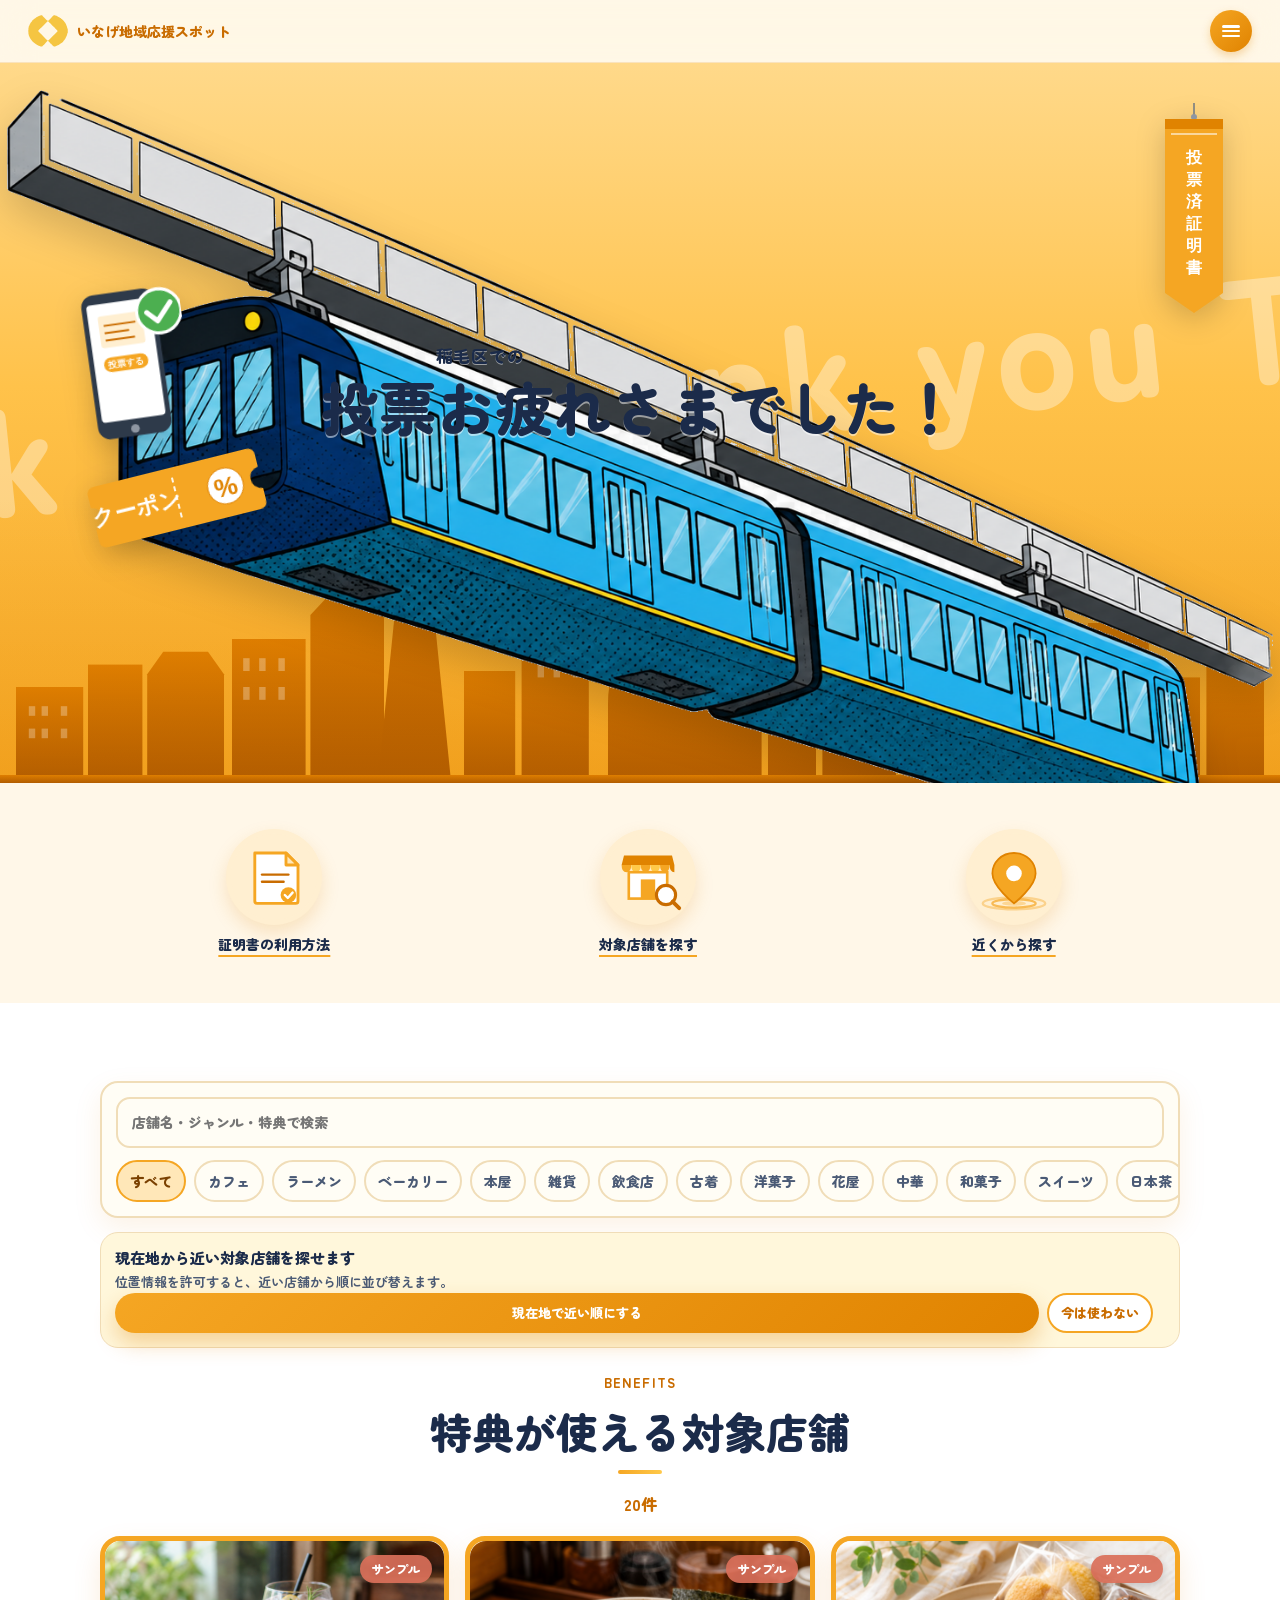
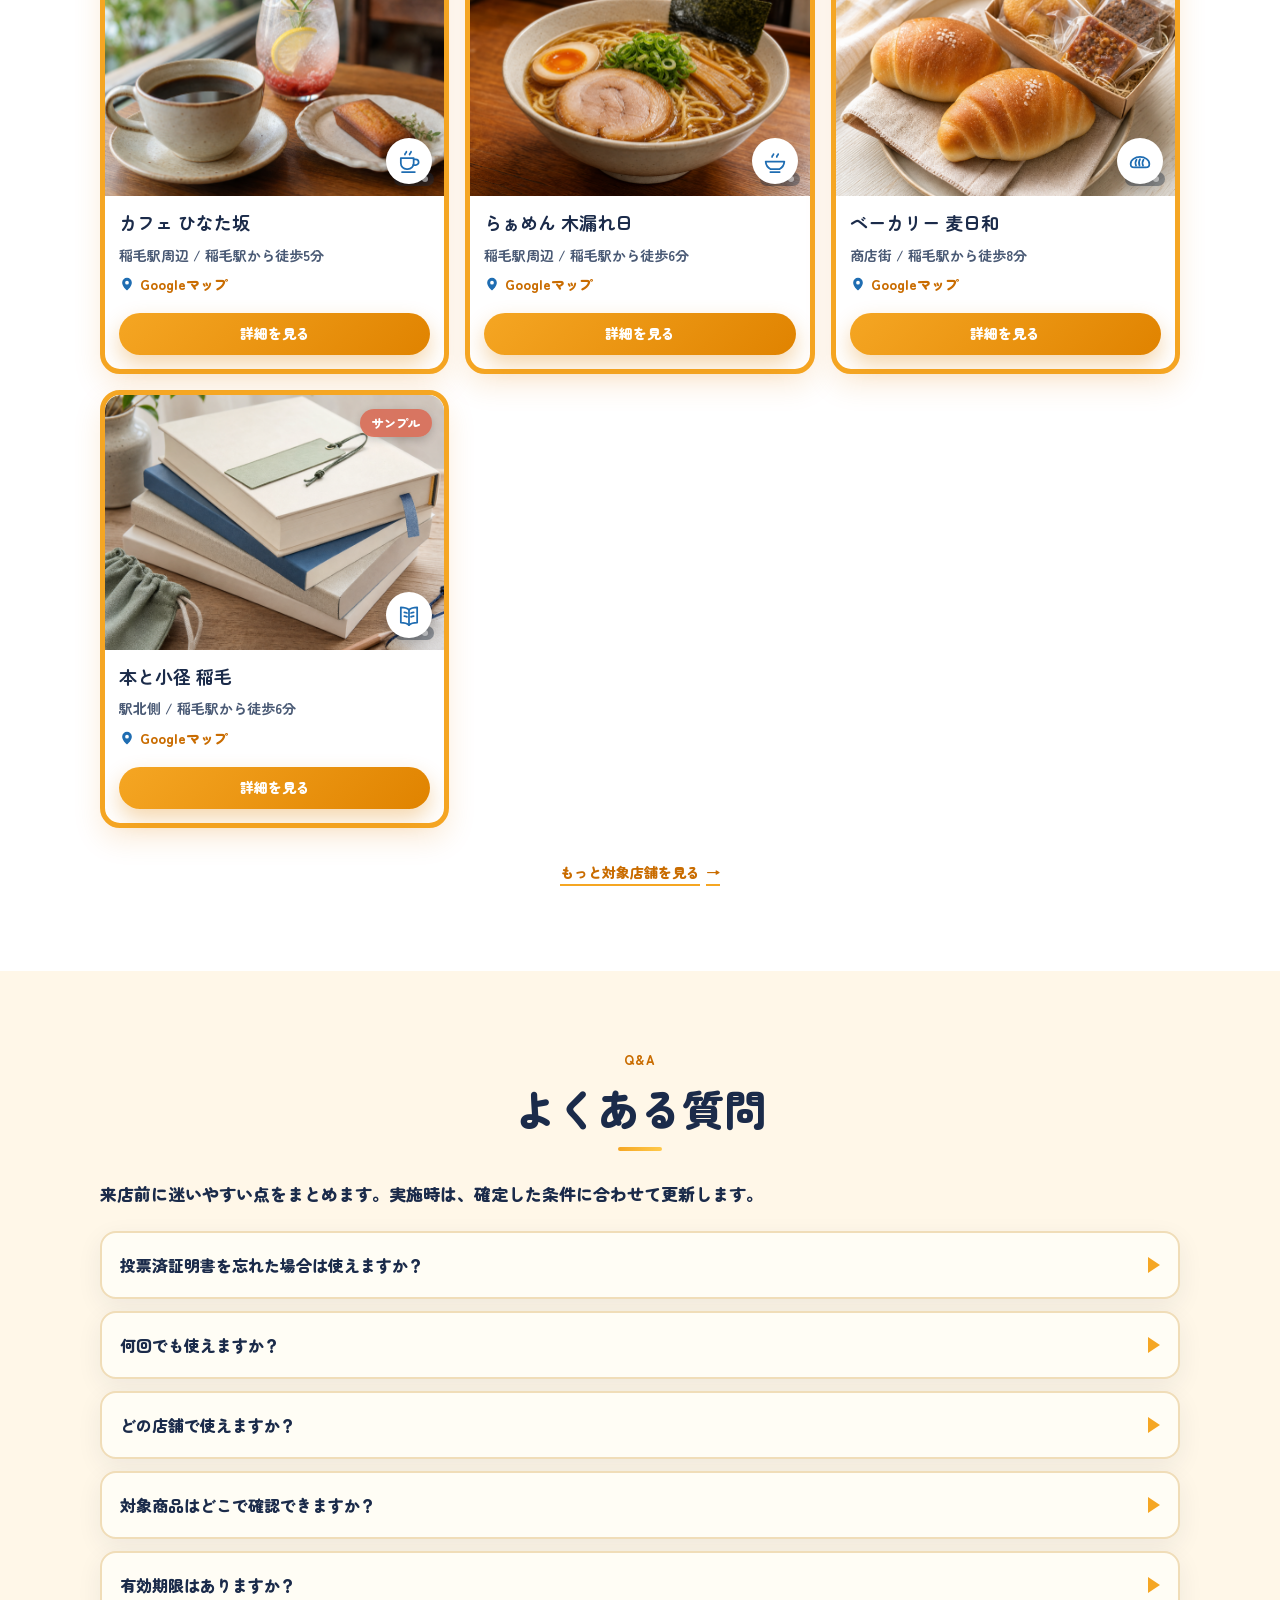
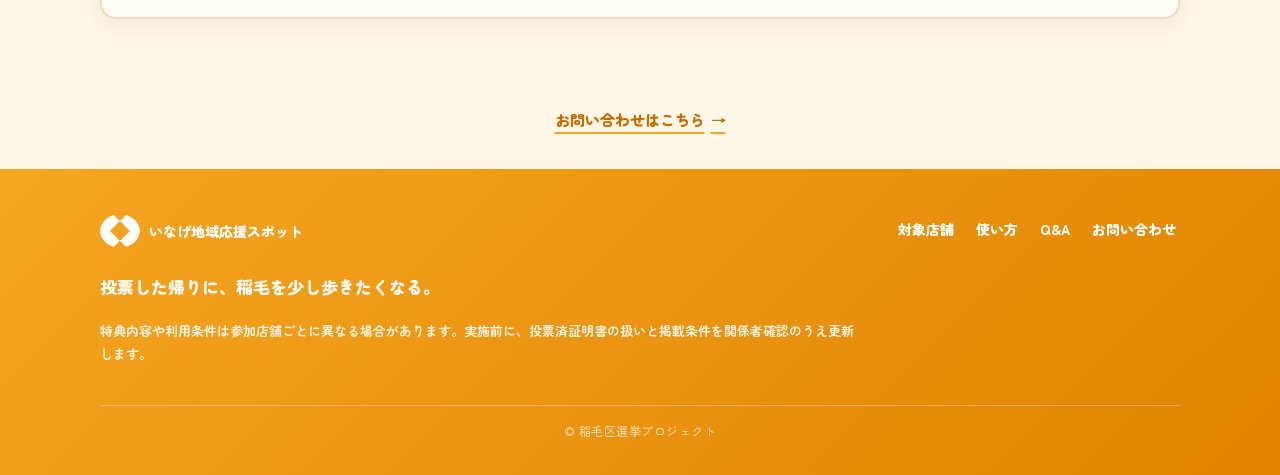
<file: index.html>
<!DOCTYPE html>
<html lang="ja">
<head>
  <meta charset="UTF-8">
  <meta name="viewport" content="width=device-width, initial-scale=1.0">
  <title>対象店舗一覧 | いなげ地域応援スポット</title>
  <meta name="description" content="投票済証明書を受け取った方へ。稲毛の対象店舗と特典、よくある質問をカード一覧で確認できます。">
  <link rel="preconnect" href="https://fonts.googleapis.com">
  <link rel="preconnect" href="https://fonts.gstatic.com" crossorigin>
  <link href="https://fonts.googleapis.com/css2?family=Zen+Maru+Gothic:wght@500;700;900&display=swap" rel="stylesheet">
  <link rel="preload" as="image" href="assets/logo-inage.svg">
  <link rel="stylesheet" href="style.css">
</head>
<body data-page="shops">
  <div class="app-loader" id="appLoader" aria-hidden="true">
    <div class="app-loader__inner">
      <img class="app-loader__logo" src="assets/logo-inage.svg" alt="" width="240" height="240">
      <p class="app-loader__label">稲毛区選挙プロジェクト</p>
    </div>
  </div>
  <header class="site-header">
    <a class="brand" href="index.html" aria-label="いなげ地域応援スポット トップへ">
      <img class="brand__mark" src="assets/logo-inage.svg" alt="" width="40" height="40">
      <span>いなげ地域応援スポット</span>
    </a>
    <button class="menu-toggle" id="menuToggle" type="button" aria-label="メニューを開く" aria-controls="siteMenu" aria-expanded="false">
      <span class="menu-toggle__icon" aria-hidden="true">
        <span></span><span></span><span></span>
      </span>
      <span class="menu-toggle__label">menu</span>
    </button>
  </header>

  <div class="site-menu" id="siteMenu" aria-hidden="true">
    <div class="site-menu__backdrop" data-menu-close></div>
    <nav class="site-menu__panel" aria-label="サイトメニュー">
      <button class="site-menu__close" type="button" aria-label="メニューを閉じる" data-menu-close>
        <span aria-hidden="true">×</span>
      </button>
      <ul class="site-menu__list">
        <li><a href="index.html" aria-current="page">対象店舗</a></li>
        <li><a href="how-to-use.html">使い方</a></li>
        <li><a href="index.html#faq">Q&amp;A</a></li>
        <li><a href="contact.html">お問い合わせ</a></li>
      </ul>
    </nav>
  </div>

  <main>
    <section class="page-hero page-hero--home" aria-labelledby="page-hero-title">
      <img class="page-hero__monorail" src="assets/fv-monorail.png" alt="" width="1471" height="869" fetchpriority="high">
      <img class="page-hero__cloud page-hero__cloud--a" src="assets/fv-cloud-a.svg" alt="" width="220" height="100">
      <img class="page-hero__cloud page-hero__cloud--b" src="assets/fv-cloud-b.svg" alt="" width="150" height="78">
      <img class="page-hero__cloud page-hero__cloud--c" src="assets/fv-cloud-c.svg" alt="" width="100" height="56">
      <img class="page-hero__tag page-hero__tag--cert" src="assets/fv-tag-certificate.svg" alt="" width="70" height="220">
      <img class="page-hero__tag page-hero__tag--phone" src="assets/fv-tag-smartphone.svg" alt="" width="90" height="130">
      <img class="page-hero__tag page-hero__tag--coupon" src="assets/fv-coupon.svg" alt="" width="200" height="90">
      <div class="container page-hero__inner">
        <p class="page-hero__eyebrow">稲毛区での</p>
        <h1 id="page-hero-title" class="page-hero__title">投票お疲れさまでした！</h1>
      </div>
      <img class="page-hero__cityscape" src="assets/fv-cityscape.svg" alt="" width="800" height="160">
    </section>

    <section class="quick-nav" aria-label="クイックリンク">
      <div class="container">
        <ul class="quick-nav__list">
          <li>
            <a class="quick-nav__item" href="how-to-use.html">
              <img class="quick-nav__icon" src="assets/icon-quick-howto.svg" alt="" width="80" height="80">
              <span class="quick-nav__label">証明書の利用方法</span>
            </a>
          </li>
          <li>
            <a class="quick-nav__item" href="#shop-list-title">
              <img class="quick-nav__icon" src="assets/icon-quick-shop.svg" alt="" width="80" height="80">
              <span class="quick-nav__label">対象店舗を探す</span>
            </a>
          </li>
          <li>
            <a class="quick-nav__item" href="#locationSortPanel" data-action="expand-location">
              <img class="quick-nav__icon" src="assets/icon-quick-nearby.svg" alt="" width="80" height="80">
              <span class="quick-nav__label">近くから探す</span>
            </a>
          </li>
        </ul>
      </div>
    </section>

    <section class="section shop-browser" aria-labelledby="shop-list-title">
      <div class="container">
        <div class="tool-panel" aria-label="店舗検索と絞り込み">
          <label class="search-box">
            <span class="visually-hidden">キーワード検索</span>
            <input id="shopSearch" type="search" placeholder="店舗名・ジャンル・特典で検索">
          </label>
          <div class="filter-row" id="genreFilters" aria-label="ジャンルで絞り込み"></div>
        </div>

        <div class="location-panel" id="locationSortPanel">
          <button class="location-panel__chip" id="locationSortChip" type="button" hidden>
            <img class="location-panel__chip-icon" src="assets/icon-map-pin.svg" alt="" width="16" height="16">
            <span id="locationSortChipLabel">位置情報を使う</span>
            <span class="location-panel__chip-toggle" aria-hidden="true">▾</span>
          </button>
          <div class="location-panel__body">
            <div class="location-panel__copy">
              <p class="location-panel__title">現在地から近い対象店舗を探せます</p>
              <p id="locationSortStatus" aria-live="polite">位置情報を許可すると、近い店舗から順に並び替えます。</p>
            </div>
            <div class="location-panel__actions">
              <button id="useCurrentLocation" class="button button--primary" type="button">現在地で近い順にする</button>
              <button id="dismissLocationSort" class="button button--outline" type="button">今は使わない</button>
            </div>
          </div>
        </div>

        <div class="list-head">
          <div>
            <p class="eyebrow">Benefits</p>
            <h2 id="shop-list-title">特典が使える対象店舗</h2>
          </div>
          <p class="result-count"><span id="resultCount">0</span>件</p>
        </div>

        <div id="shopList" class="shop-grid" aria-live="polite"></div>
        <div class="more-actions">
          <button id="showMoreShops" class="show-more" type="button" aria-controls="shopList" hidden>もっと対象店舗を見る</button>
        </div>
      </div>
    </section>

    <section id="faq" class="section faq-section" aria-labelledby="faq-title">
      <div class="container">
        <p class="eyebrow">Q&A</p>
        <h2 id="faq-title">よくある質問</h2>
        <p class="section-lead">来店前に迷いやすい点をまとめます。実施時は、確定した条件に合わせて更新します。</p>
        <div class="faq-list">
          <details>
            <summary>投票済証明書を忘れた場合は使えますか？</summary>
            <p>参加店舗ごとの条件によります。実施時は、証明書提示が必要かどうかを各店舗の詳細ページに明記します。</p>
          </details>
          <details>
            <summary>何回でも使えますか？</summary>
            <p>利用回数は店舗や特典ごとに異なる想定です。各店舗の詳細ページで条件を確認してください。</p>
          </details>
          <details>
            <summary>どの店舗で使えますか？</summary>
            <p>「対象店舗一覧」に掲載された参加店舗が対象です。店舗追加や条件変更がある場合は一覧を更新します。</p>
          </details>
          <details>
            <summary>対象商品はどこで確認できますか？</summary>
            <p>店舗カードの「詳細を見る」から、対象商品一覧と条件を確認できます。</p>
          </details>
          <details>
            <summary>有効期限はありますか？</summary>
            <p>実施時は、選挙日やキャンペーン期間に合わせて有効期限を明記します。</p>
          </details>
        </div>
      </div>
    </section>

    <section class="contact-cta" aria-label="お問い合わせ導線">
      <div class="container">
        <a class="contact-cta__link" href="contact.html">お問い合わせはこちら</a>
      </div>
    </section>
  </main>

  <footer class="site-footer">
    <div class="container site-footer__inner">
      <div>
        <a class="brand site-footer__brand" href="index.html" aria-label="いなげ地域応援スポット トップへ">
          <img class="brand__mark" src="assets/logo-inage.svg" alt="" width="40" height="40">
          <span>いなげ地域応援スポット</span>
        </a>
        <p class="site-footer__message">投票した帰りに、稲毛を少し歩きたくなる。</p>
      </div>
      <nav class="site-footer__nav" aria-label="フッターナビゲーション">
        <a href="index.html" aria-current="page">対象店舗</a>
        <a href="how-to-use.html">使い方</a>
        <a href="index.html#faq">Q&amp;A</a>
        <a href="contact.html">お問い合わせ</a>
      </nav>
      <p class="site-footer__note">特典内容や利用条件は参加店舗ごとに異なる場合があります。実施前に、投票済証明書の扱いと掲載条件を関係者確認のうえ更新します。</p>
      <p class="site-footer__credit">© 稲毛区選挙プロジェクト</p>
    </div>
  </footer>

  <script src="app.js"></script>
  <script src="menu.js"></script>
  <script src="faq-anim.js"></script>
  <script src="loader.js"></script>
</body>
</html>
</file>
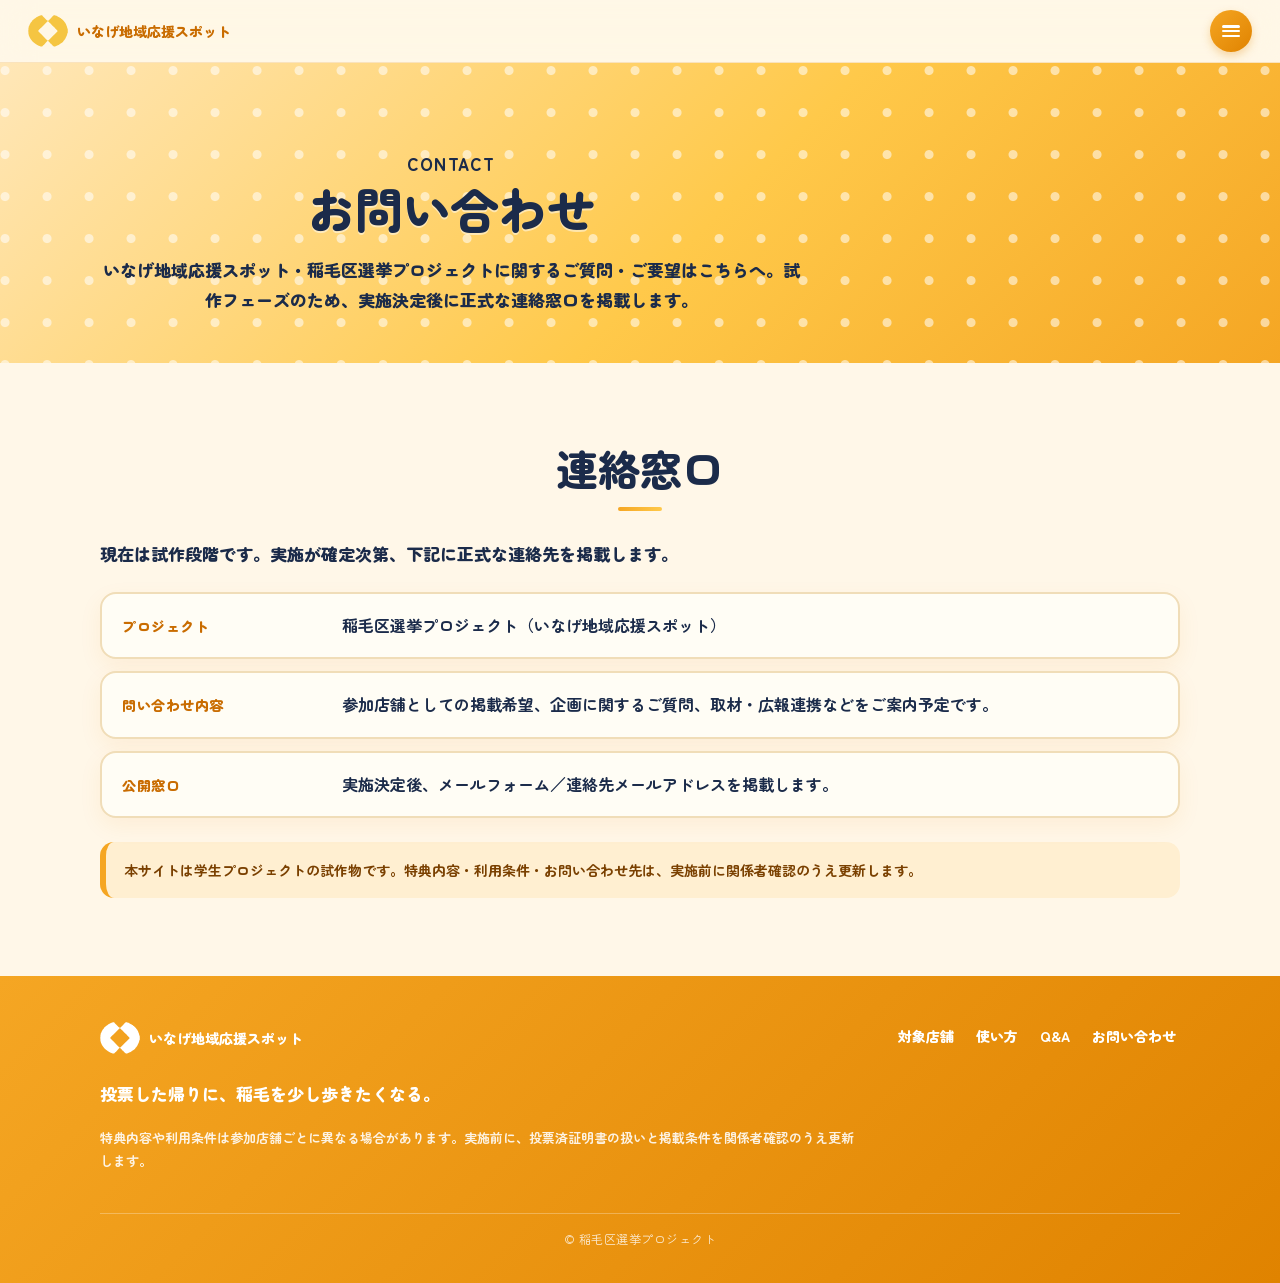
<file: contact.html>
<!DOCTYPE html>
<html lang="ja">
<head>
  <meta charset="UTF-8">
  <meta name="viewport" content="width=device-width, initial-scale=1.0">
  <title>お問い合わせ | いなげ地域応援スポット</title>
  <meta name="description" content="いなげ地域応援スポット・稲毛区選挙プロジェクトへのお問い合わせページです。">
  <link rel="preconnect" href="https://fonts.googleapis.com">
  <link rel="preconnect" href="https://fonts.gstatic.com" crossorigin>
  <link href="https://fonts.googleapis.com/css2?family=Zen+Maru+Gothic:wght@500;700;900&display=swap" rel="stylesheet">
  <link rel="preload" as="image" href="assets/logo-inage.svg">
  <link rel="stylesheet" href="style.css">
</head>
<body>
  <div class="app-loader" id="appLoader" aria-hidden="true">
    <div class="app-loader__inner">
      <img class="app-loader__logo" src="assets/logo-inage.svg" alt="" width="240" height="240">
      <p class="app-loader__label">稲毛区選挙プロジェクト</p>
    </div>
  </div>
  <header class="site-header">
    <a class="brand" href="index.html" aria-label="いなげ地域応援スポット トップへ">
      <img class="brand__mark" src="assets/logo-inage.svg" alt="" width="40" height="40">
      <span>いなげ地域応援スポット</span>
    </a>
    <button class="menu-toggle" id="menuToggle" type="button" aria-label="メニューを開く" aria-controls="siteMenu" aria-expanded="false">
      <span class="menu-toggle__icon" aria-hidden="true">
        <span></span><span></span><span></span>
      </span>
      <span class="menu-toggle__label">menu</span>
    </button>
  </header>

  <div class="site-menu" id="siteMenu" aria-hidden="true">
    <div class="site-menu__backdrop" data-menu-close></div>
    <nav class="site-menu__panel" aria-label="サイトメニュー">
      <button class="site-menu__close" type="button" aria-label="メニューを閉じる" data-menu-close>
        <span aria-hidden="true">×</span>
      </button>
      <ul class="site-menu__list">
        <li><a href="index.html">対象店舗</a></li>
        <li><a href="how-to-use.html">使い方</a></li>
        <li><a href="index.html#faq">Q&amp;A</a></li>
        <li><a href="contact.html" aria-current="page">お問い合わせ</a></li>
      </ul>
    </nav>
  </div>

  <main>
    <section class="page-hero compact">
      <div class="container page-hero__grid">
        <div class="page-hero__copy">
          <p class="eyebrow">Contact</p>
          <h1>お問い合わせ</h1>
          <p>いなげ地域応援スポット・稲毛区選挙プロジェクトに関するご質問・ご要望はこちらへ。試作フェーズのため、実施決定後に正式な連絡窓口を掲載します。</p>
        </div>
      </div>
    </section>

    <section class="section contact-section" aria-labelledby="contact-title">
      <div class="container">
        <h2 id="contact-title">連絡窓口</h2>
        <p class="section-lead">現在は試作段階です。実施が確定次第、下記に正式な連絡先を掲載します。</p>
        <dl class="contact-list">
          <div class="contact-list__row">
            <dt>プロジェクト</dt>
            <dd>稲毛区選挙プロジェクト（いなげ地域応援スポット）</dd>
          </div>
          <div class="contact-list__row">
            <dt>問い合わせ内容</dt>
            <dd>参加店舗としての掲載希望、企画に関するご質問、取材・広報連携などをご案内予定です。</dd>
          </div>
          <div class="contact-list__row">
            <dt>公開窓口</dt>
            <dd>実施決定後、メールフォーム／連絡先メールアドレスを掲載します。</dd>
          </div>
        </dl>
        <p class="notice">本サイトは学生プロジェクトの試作物です。特典内容・利用条件・お問い合わせ先は、実施前に関係者確認のうえ更新します。</p>
      </div>
    </section>
  </main>

  <footer class="site-footer">
    <div class="container site-footer__inner">
      <div>
        <a class="brand site-footer__brand" href="index.html" aria-label="いなげ地域応援スポット トップへ">
          <img class="brand__mark" src="assets/logo-inage.svg" alt="" width="40" height="40">
          <span>いなげ地域応援スポット</span>
        </a>
        <p class="site-footer__message">投票した帰りに、稲毛を少し歩きたくなる。</p>
      </div>
      <nav class="site-footer__nav" aria-label="フッターナビゲーション">
        <a href="index.html">対象店舗</a>
        <a href="how-to-use.html">使い方</a>
        <a href="index.html#faq">Q&amp;A</a>
        <a href="contact.html" aria-current="page">お問い合わせ</a>
      </nav>
      <p class="site-footer__note">特典内容や利用条件は参加店舗ごとに異なる場合があります。実施前に、投票済証明書の扱いと掲載条件を関係者確認のうえ更新します。</p>
      <p class="site-footer__credit">© 稲毛区選挙プロジェクト</p>
    </div>
  </footer>
  <script src="menu.js"></script>
  <script src="loader.js"></script>
</body>
</html>
</file>
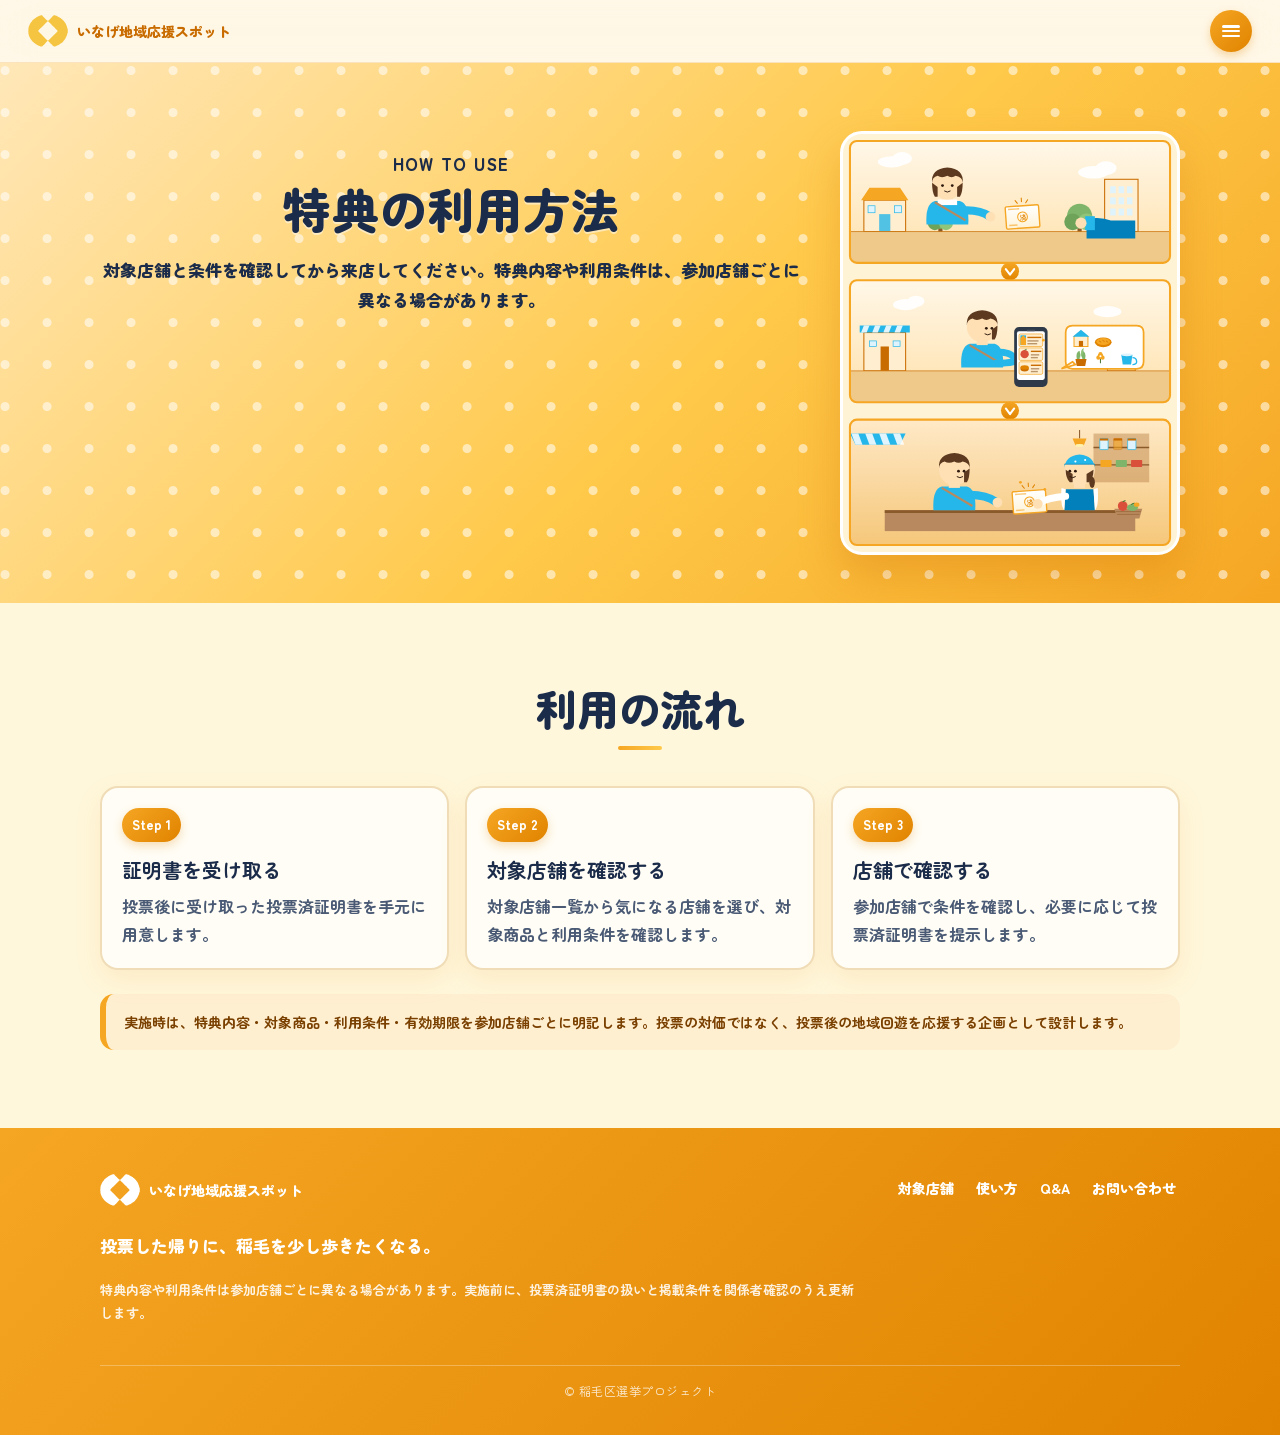
<file: how-to-use.html>
<!DOCTYPE html>
<html lang="ja">
<head>
  <meta charset="UTF-8">
  <meta name="viewport" content="width=device-width, initial-scale=1.0">
  <title>使い方 | いなげ地域応援スポット</title>
  <meta name="description" content="投票済証明書と特典利用の流れを確認できます。">
  <link rel="preconnect" href="https://fonts.googleapis.com">
  <link rel="preconnect" href="https://fonts.gstatic.com" crossorigin>
  <link href="https://fonts.googleapis.com/css2?family=Zen+Maru+Gothic:wght@500;700;900&display=swap" rel="stylesheet">
  <link rel="preload" as="image" href="assets/logo-inage.svg">
  <link rel="stylesheet" href="style.css">
</head>
<body>
  <div class="app-loader" id="appLoader" aria-hidden="true">
    <div class="app-loader__inner">
      <img class="app-loader__logo" src="assets/logo-inage.svg" alt="" width="240" height="240">
      <p class="app-loader__label">稲毛区選挙プロジェクト</p>
    </div>
  </div>
  <header class="site-header">
    <a class="brand" href="index.html" aria-label="いなげ地域応援スポット トップへ">
      <img class="brand__mark" src="assets/logo-inage.svg" alt="" width="40" height="40">
      <span>いなげ地域応援スポット</span>
    </a>
    <button class="menu-toggle" id="menuToggle" type="button" aria-label="メニューを開く" aria-controls="siteMenu" aria-expanded="false">
      <span class="menu-toggle__icon" aria-hidden="true">
        <span></span><span></span><span></span>
      </span>
      <span class="menu-toggle__label">menu</span>
    </button>
  </header>

  <div class="site-menu" id="siteMenu" aria-hidden="true">
    <div class="site-menu__backdrop" data-menu-close></div>
    <nav class="site-menu__panel" aria-label="サイトメニュー">
      <button class="site-menu__close" type="button" aria-label="メニューを閉じる" data-menu-close>
        <span aria-hidden="true">×</span>
      </button>
      <ul class="site-menu__list">
        <li><a href="index.html">対象店舗</a></li>
        <li><a href="how-to-use.html" aria-current="page">使い方</a></li>
        <li><a href="index.html#faq">Q&amp;A</a></li>
        <li><a href="contact.html">お問い合わせ</a></li>
      </ul>
    </nav>
  </div>

  <main>
    <section class="page-hero compact">
      <div class="container page-hero__grid">
        <div>
          <p class="eyebrow">How To Use</p>
          <h1>特典の利用方法</h1>
          <p>対象店舗と条件を確認してから来店してください。特典内容や利用条件は、参加店舗ごとに異なる場合があります。</p>
        </div>
        <figure class="page-hero__media">
          <img src="assets/fv-how-to.svg" alt="" width="480" height="600" fetchpriority="high">
        </figure>
      </div>
    </section>

    <section class="section how-to-use" aria-labelledby="how-title">
      <div class="container">
        <h2 id="how-title">利用の流れ</h2>
        <ol class="steps">
          <li>
            <span>Step 1</span>
            <h3>証明書を受け取る</h3>
            <p>投票後に受け取った投票済証明書を手元に用意します。</p>
          </li>
          <li>
            <span>Step 2</span>
            <h3>対象店舗を確認する</h3>
            <p>対象店舗一覧から気になる店舗を選び、対象商品と利用条件を確認します。</p>
          </li>
          <li>
            <span>Step 3</span>
            <h3>店舗で確認する</h3>
            <p>参加店舗で条件を確認し、必要に応じて投票済証明書を提示します。</p>
          </li>
        </ol>
        <p class="notice">
          実施時は、特典内容・対象商品・利用条件・有効期限を参加店舗ごとに明記します。投票の対価ではなく、投票後の地域回遊を応援する企画として設計します。
        </p>
      </div>
    </section>
  </main>

  <footer class="site-footer">
    <div class="container site-footer__inner">
      <div>
        <a class="brand site-footer__brand" href="index.html" aria-label="いなげ地域応援スポット トップへ">
          <img class="brand__mark" src="assets/logo-inage.svg" alt="" width="40" height="40">
          <span>いなげ地域応援スポット</span>
        </a>
        <p class="site-footer__message">投票した帰りに、稲毛を少し歩きたくなる。</p>
      </div>
      <nav class="site-footer__nav" aria-label="フッターナビゲーション">
        <a href="index.html">対象店舗</a>
        <a href="how-to-use.html" aria-current="page">使い方</a>
        <a href="index.html#faq">Q&amp;A</a>
        <a href="contact.html">お問い合わせ</a>
      </nav>
      <p class="site-footer__note">特典内容や利用条件は参加店舗ごとに異なる場合があります。実施前に、投票済証明書の扱いと掲載条件を関係者確認のうえ更新します。</p>
      <p class="site-footer__credit">© 稲毛区選挙プロジェクト</p>
    </div>
  </footer>
  <script src="menu.js"></script>
  <script src="loader.js"></script>
</body>
</html>
</file>
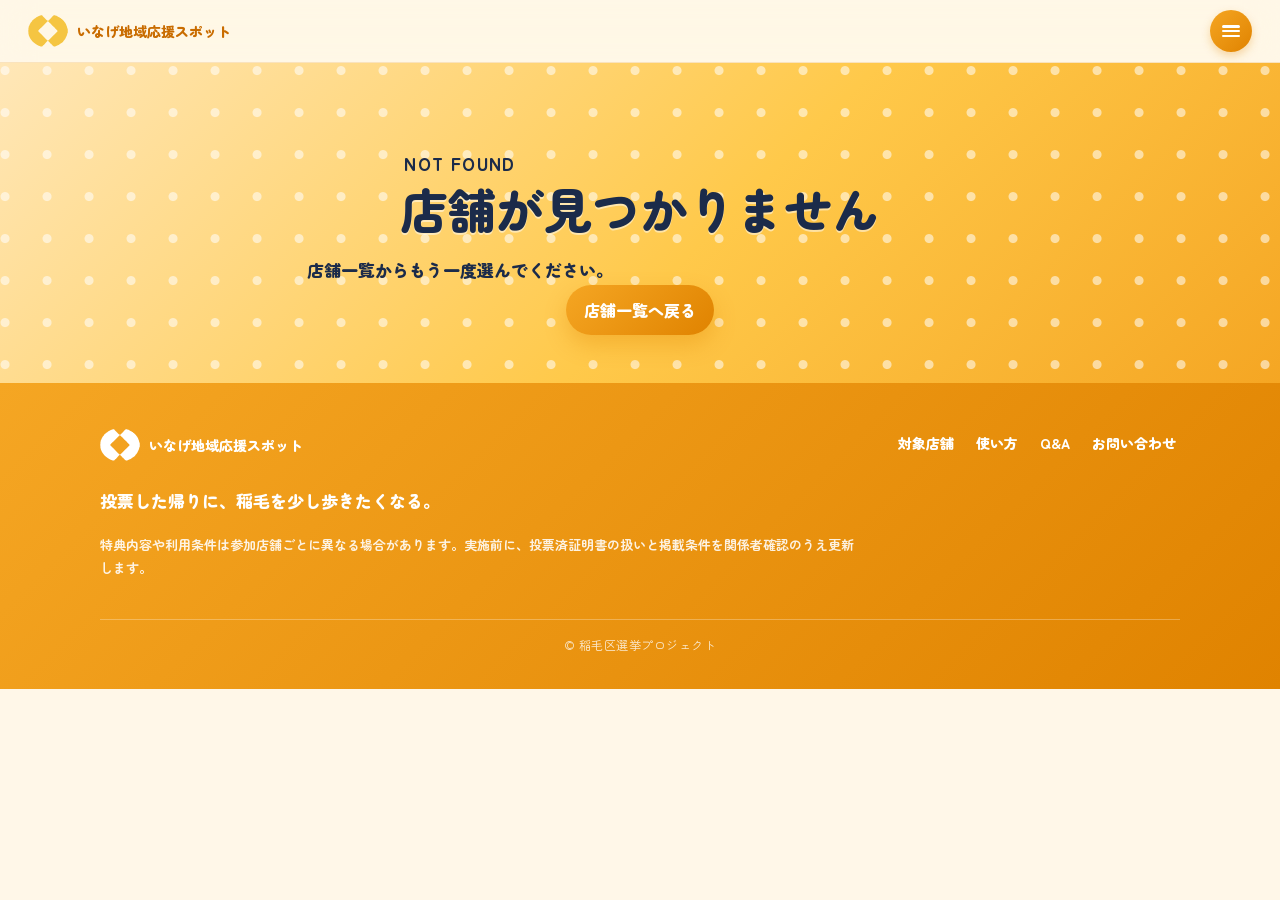
<file: shop.html>
<!DOCTYPE html>
<html lang="ja">
<head>
  <meta charset="UTF-8">
  <meta name="viewport" content="width=device-width, initial-scale=1.0">
  <title>店舗詳細 | いなげ地域応援スポット</title>
  <meta name="description" content="対象店舗の詳細、対象商品、利用条件を確認できます。">
  <link rel="preconnect" href="https://fonts.googleapis.com">
  <link rel="preconnect" href="https://fonts.gstatic.com" crossorigin>
  <link href="https://fonts.googleapis.com/css2?family=Zen+Maru+Gothic:wght@500;700;900&display=swap" rel="stylesheet">
  <link rel="preload" as="image" href="assets/logo-inage.svg">
  <link rel="stylesheet" href="style.css">
</head>
<body data-page="shop-detail">
  <div class="app-loader" id="appLoader" aria-hidden="true">
    <div class="app-loader__inner">
      <img class="app-loader__logo" src="assets/logo-inage.svg" alt="" width="240" height="240">
      <p class="app-loader__label">稲毛区選挙プロジェクト</p>
    </div>
  </div>
  <header class="site-header">
    <a class="brand" href="index.html" aria-label="いなげ地域応援スポット トップへ">
      <img class="brand__mark" src="assets/logo-inage.svg" alt="" width="40" height="40">
      <span>いなげ地域応援スポット</span>
    </a>
    <button class="menu-toggle" id="menuToggle" type="button" aria-label="メニューを開く" aria-controls="siteMenu" aria-expanded="false">
      <span class="menu-toggle__icon" aria-hidden="true">
        <span></span><span></span><span></span>
      </span>
      <span class="menu-toggle__label">menu</span>
    </button>
  </header>

  <div class="site-menu" id="siteMenu" aria-hidden="true">
    <div class="site-menu__backdrop" data-menu-close></div>
    <nav class="site-menu__panel" aria-label="サイトメニュー">
      <button class="site-menu__close" type="button" aria-label="メニューを閉じる" data-menu-close>
        <span aria-hidden="true">×</span>
      </button>
      <ul class="site-menu__list">
        <li><a href="index.html">対象店舗</a></li>
        <li><a href="how-to-use.html">使い方</a></li>
        <li><a href="index.html#faq">Q&amp;A</a></li>
        <li><a href="contact.html">お問い合わせ</a></li>
      </ul>
    </nav>
  </div>

  <main id="shopDetail" class="shop-detail-page" aria-live="polite">
    <section class="page-hero compact">
      <div class="container">
        <p class="eyebrow">Loading</p>
        <h1>店舗情報を読み込み中です</h1>
      </div>
    </section>
  </main>

  <footer class="site-footer">
    <div class="container site-footer__inner">
      <div>
        <a class="brand site-footer__brand" href="index.html" aria-label="いなげ地域応援スポット トップへ">
          <img class="brand__mark" src="assets/logo-inage.svg" alt="" width="40" height="40">
          <span>いなげ地域応援スポット</span>
        </a>
        <p class="site-footer__message">投票した帰りに、稲毛を少し歩きたくなる。</p>
      </div>
      <nav class="site-footer__nav" aria-label="フッターナビゲーション">
        <a href="index.html">対象店舗</a>
        <a href="how-to-use.html">使い方</a>
        <a href="index.html#faq">Q&amp;A</a>
        <a href="contact.html">お問い合わせ</a>
      </nav>
      <p class="site-footer__note">特典内容や利用条件は参加店舗ごとに異なる場合があります。実施前に、投票済証明書の扱いと掲載条件を関係者確認のうえ更新します。</p>
      <p class="site-footer__credit">© 稲毛区選挙プロジェクト</p>
    </div>
  </footer>

  <script src="app.js"></script>
  <script src="menu.js"></script>
  <script src="loader.js"></script>
</body>
</html>
</file>
<file: style.css>
:root {
  --ink: #1B2B4A;
  --ink-soft: #4A5A75;
  --muted: #8090A5;
  --paper: #FFF7E8;
  --surface: #ffffff;
  --blue: #F5A623;
  --blue-deep: #C96C00;
  --green: #E9A200;
  --coral: #D96F59;
  --cream: #FFEFD1;
  --mint: #FFF7DB;
  --line: #F0DDB8;
  --shadow: 0 16px 42px rgba(200, 108, 0, .16);
  --radius: 16px;
  --max: 1080px;
}

* {
  box-sizing: border-box;
}

html {
  scroll-behavior: smooth;
}

body {
  margin: 0;
  color: var(--ink);
  background: var(--paper);
  font-family: "Zen Maru Gothic", "Hiragino Maru Gothic ProN", "Hiragino Kaku Gothic ProN", "Hiragino Sans", "Yu Gothic", "Meiryo", system-ui, sans-serif;
  font-size: 16px;
  line-height: 1.75;
  letter-spacing: 0;
  overflow-x: hidden;
}

img {
  display: block;
  max-width: 100%;
}

a {
  color: inherit;
}

:focus-visible {
  outline: 3px solid rgba(245, 166, 35, .45);
  outline-offset: 3px;
}

.visually-hidden {
  position: absolute;
  width: 1px;
  height: 1px;
  padding: 0;
  margin: -1px;
  overflow: hidden;
  clip: rect(0, 0, 0, 0);
  white-space: nowrap;
  border: 0;
}

.site-header {
  position: sticky;
  top: 0;
  z-index: 20;
  display: flex;
  align-items: center;
  justify-content: space-between;
  gap: 14px;
  min-height: 62px;
  padding: 10px 16px;
  border-bottom: 1px solid rgba(223, 232, 239, .9);
  background: rgba(255, 253, 248, .94);
  backdrop-filter: blur(14px);
}

.brand {
  display: inline-flex;
  align-items: center;
  gap: 9px;
  color: var(--blue-deep);
  font-size: 14px;
  font-weight: 900;
  line-height: 1.3;
  text-decoration: none;
  white-space: nowrap;
}

.brand__mark {
  display: inline-grid;
  width: 34px;
  height: 34px;
  border-radius: 50%;
  background: var(--blue);
  color: #fff;
  place-items: center;
}

.site-nav {
  display: flex;
  gap: 10px;
  color: var(--ink-soft);
  font-size: 13px;
  font-weight: 900;
}

.site-nav a {
  text-decoration: none;
}

.site-nav a[aria-current="page"] {
  color: var(--blue-deep);
}

.eyebrow {
  margin: 0 0 10px;
  color: var(--coral);
  font-size: 13px;
  font-weight: 900;
  letter-spacing: .08em;
  text-transform: uppercase;
}

.page-hero h1 {
  margin: 0;
  color: var(--blue-deep);
  font-size: clamp(32px, 9vw, 58px);
  line-height: 1.22;
  font-weight: 900;
}

.page-hero p,
.section-lead {
  max-width: 720px;
  margin: 18px 0 0;
  color: var(--ink);
  font-size: 17px;
  font-weight: 800;
}

.button {
  display: inline-flex;
  align-items: center;
  justify-content: center;
  min-height: 50px;
  padding: 12px 18px;
  border-radius: 999px;
  border: 0;
  font: inherit;
  font-weight: 900;
  line-height: 1.25;
  text-align: center;
  text-decoration: none;
}

.button--primary {
  background: var(--blue);
  color: #fff;
  box-shadow: 0 10px 24px rgba(245, 166, 35, .26);
}

.button--outline {
  border: 2px solid rgba(245, 166, 35, .22);
  background: #fff;
  color: var(--blue-deep);
}

.section {
  padding: 58px 18px;
}

.container {
  width: min(100%, var(--max));
  margin: 0 auto;
}

.section h2 {
  margin: 0;
  color: var(--ink);
  font-size: clamp(28px, 7vw, 42px);
  line-height: 1.28;
  font-weight: 900;
}

.steps,
.shop-grid,
.product-grid {
  display: grid;
  gap: 16px;
}

.steps li,
.shop-card,
.product-card,
.detail-panel,
.tool-panel,
.faq-list details {
  border: 1px solid var(--line);
  border-radius: var(--radius);
  background: var(--surface);
  box-shadow: 0 8px 26px rgba(32, 48, 64, .07);
}

.steps li {
  padding: 20px;
}

.steps span {
  display: inline-flex;
  align-items: center;
  justify-content: center;
  min-width: 34px;
  min-height: 34px;
  padding: 0 10px;
  border-radius: 999px;
  background: var(--green);
  color: #fff;
  font-size: 13px;
  font-weight: 900;
}

.steps h3,
.shop-card h3,
.product-card h3 {
  margin: 14px 0 0;
  font-size: 20px;
  line-height: 1.38;
}

.steps p {
  margin: 8px 0 0;
  color: var(--ink-soft);
  font-weight: 700;
}

.how-to-use {
  background: var(--mint);
}

.steps {
  margin: 26px 0 0;
  padding: 0;
  list-style: none;
}

.notice {
  margin: 24px 0 0;
  padding: 16px 18px;
  border-left: 5px solid var(--coral);
  border-radius: var(--radius);
  background: var(--cream);
  color: #59493f;
  font-size: 14px;
  font-weight: 700;
}

.compact-notice {
  margin-top: 16px;
}

.page-hero {
  padding: 46px 18px 32px;
  background: linear-gradient(135deg, #fff2df, #ecf6ff);
}

.page-hero__grid {
  display: grid;
  gap: 22px;
}

.page-hero__media {
  width: min(100%, 360px);
  margin: 0 auto;
  overflow: hidden;
  border-radius: var(--radius);
  box-shadow: var(--shadow);
  background: var(--surface);
}

.page-hero__media img {
  width: 100%;
  aspect-ratio: 4 / 5;
  height: auto;
  object-fit: cover;
  object-position: center;
}

.page-hero__link {
  display: inline-flex;
  align-items: center;
  gap: 6px;
  margin-top: 14px;
  color: var(--blue-deep);
  font-size: 15px;
  font-weight: 900;
  text-decoration: underline;
  text-underline-offset: 4px;
}

.page-hero__link::after {
  content: "→";
  text-decoration: none;
}

.page-hero.compact h1 {
  font-size: clamp(31px, 8vw, 48px);
}

body[data-page="shops"] .page-hero {
  padding: 28px 18px 24px;
}

body[data-page="shops"] .page-hero__grid {
  gap: 14px;
}

body[data-page="shops"] .page-hero__copy p {
  margin-top: 8px;
  font-size: 15px;
}

body[data-page="shops"] .page-hero__media {
  width: 100%;
}

body[data-page="shops"] .page-hero__media img {
  aspect-ratio: 16 / 9;
}

.shop-browser {
  background: #fff;
}

.quick-guide {
  display: grid;
  gap: 12px;
  margin: 0;
  padding: 12px 14px;
  border-left: 4px solid var(--green);
  border-radius: var(--radius);
  background: var(--mint);
}

.quick-guide__image {
  margin: 0;
  overflow: hidden;
  border-radius: var(--radius);
  background: #fff;
}

.quick-guide__image img {
  width: 100%;
  aspect-ratio: 2 / 1;
  height: auto;
  max-height: 150px;
  object-fit: cover;
}

.quick-guide__content {
  display: grid;
  gap: 12px;
}

.quick-guide p {
  margin: 0;
  color: var(--ink-soft);
  font-size: 14px;
  font-weight: 700;
}

.quick-guide strong {
  color: var(--ink);
  font-weight: 900;
}

.quick-guide .button {
  width: 100%;
  min-height: 44px;
  padding-block: 9px;
  font-size: 14px;
}

.tool-panel {
  display: grid;
  gap: 12px;
  padding: 14px;
  margin-bottom: 14px;
}

.search-box {
  display: grid;
  gap: 8px;
  color: var(--ink);
  font-size: 14px;
  font-weight: 900;
}

.search-box input {
  width: 100%;
  min-height: 48px;
  padding: 11px 14px;
  border: 1px solid var(--line);
  border-radius: var(--radius);
  color: var(--ink);
  font: inherit;
}

.filter-row {
  display: flex;
  flex-wrap: nowrap;
  gap: 8px;
  margin: 0 -14px -4px;
  padding: 0 14px 4px;
  overflow-x: auto;
  overscroll-behavior-x: contain;
  scrollbar-width: none;
}

.filter-row::-webkit-scrollbar {
  display: none;
}

.tag-row,
.shop-card__actions,
.detail-actions {
  display: flex;
  flex-wrap: wrap;
  gap: 8px;
}

.chip {
  min-height: 38px;
  padding: 7px 12px;
  border: 1px solid var(--line);
  border-radius: 999px;
  background: #fff;
  color: var(--ink-soft);
  font: inherit;
  font-size: 14px;
  font-weight: 900;
}

.filter-row .chip {
  flex: 0 0 auto;
}

.chip.is-active {
  border-color: var(--blue);
  background: rgba(245, 166, 35, .1);
  color: var(--blue-deep);
}

.location-panel {
  display: grid;
  gap: 12px;
  margin-bottom: 24px;
  padding: 14px;
  border: 1px solid rgba(233, 162, 0, .24);
  border-radius: var(--radius);
  background: var(--mint);
}

.location-panel[hidden] {
  display: none;
}

.location-panel__copy {
  display: grid;
  gap: 3px;
}

.location-panel__title {
  margin: 0;
  color: var(--ink);
  font-size: 15px;
  font-weight: 900;
  line-height: 1.45;
}

.location-panel__copy p:not(.location-panel__title) {
  margin: 0;
  color: var(--ink-soft);
  font-size: 13px;
  font-weight: 700;
  line-height: 1.6;
}

.location-panel__actions {
  display: grid;
  grid-template-columns: minmax(0, 1fr) auto;
  gap: 8px;
}

.location-panel__actions .button {
  min-height: 40px;
  padding: 8px 12px;
  font-size: 13px;
}

.location-panel__actions .button:disabled {
  cursor: default;
  opacity: .7;
}

.location-panel.is-active {
  border-color: rgba(245, 166, 35, .24);
  background: #FFF3D6;
}

.list-head {
  display: flex;
  align-items: end;
  justify-content: space-between;
  gap: 14px;
  margin-bottom: 18px;
}

.list-head h2 {
  margin: 0;
}

.result-count {
  margin: 0;
  color: var(--blue-deep);
  font-size: 16px;
  font-weight: 900;
}

.shop-card {
  padding: 14px;
}

.shop-card__gallery {
  position: relative;
  margin: -14px -14px 14px;
  overflow: hidden;
  border-radius: var(--radius) var(--radius) 0 0;
  background: #FFF3D6;
}

.shop-card__gallery-track {
  display: flex;
  overflow-x: auto;
  scroll-snap-type: x mandatory;
  scroll-behavior: smooth;
  scrollbar-width: none;
}

.shop-card__gallery-track::-webkit-scrollbar {
  display: none;
}

.shop-card__gallery-slide {
  flex: 0 0 100%;
  margin: 0;
  scroll-snap-align: start;
}

.shop-card__gallery-slide img {
  width: 100%;
  aspect-ratio: 4 / 3;
  height: auto;
  object-fit: cover;
  object-position: center;
}

.shop-card__gallery-dots {
  position: absolute;
  right: 10px;
  bottom: 10px;
  display: flex;
  gap: 5px;
  padding: 4px 6px;
  border-radius: 999px;
  background: rgba(34, 49, 66, .42);
}

.shop-card__gallery-dot {
  width: 6px;
  height: 6px;
  border-radius: 50%;
  background: rgba(255, 255, 255, .58);
}

.shop-card__gallery-dot.is-active {
  background: #fff;
}

.product-card__image,
.detail-panel__image {
  margin: -18px -18px 16px;
  overflow: hidden;
  background: #FFF3D6;
}

.product-card__image img,
.detail-panel__image img {
  width: 100%;
  aspect-ratio: 3 / 2;
  height: auto;
  object-fit: cover;
  object-position: center;
  border-radius: var(--radius) var(--radius) 0 0;
  border-bottom: 1px solid var(--line);
}

.shop-card__top {
  display: flex;
  align-items: center;
  gap: 10px;
}

.shop-card__top .sample-label {
  margin-left: auto;
}

.genre-icon {
  display: inline-grid;
  place-items: center;
  flex-shrink: 0;
  width: 42px;
  height: 42px;
  border-radius: 13px;
  background: rgba(245, 166, 35, .09);
}

.genre-icon img {
  width: 26px;
  height: 26px;
}

.shop-card .genre-icon {
  width: 34px;
  height: 34px;
  border-radius: 11px;
}

.shop-card .genre-icon img {
  width: 22px;
  height: 22px;
}

.genre-icon--lg {
  width: 56px;
  height: 56px;
  border-radius: 16px;
  margin-bottom: 14px;
  background: rgba(255, 255, 255, .85);
  box-shadow: 0 6px 18px rgba(32, 48, 64, .08);
}

.genre-icon--lg img {
  width: 34px;
  height: 34px;
}

.shop-card__genre,
.sample-label,
.tag {
  display: inline-flex;
  align-items: center;
  width: fit-content;
  min-height: 28px;
  padding: 5px 10px;
  border-radius: 999px;
  font-size: 13px;
  font-weight: 900;
  line-height: 1.2;
}

.shop-card__genre {
  background: rgba(245, 166, 35, .1);
  color: var(--blue-deep);
}

.sample-label {
  background: rgba(217, 111, 89, .12);
  color: #984b3b;
}

.tag {
  background: rgba(233, 162, 0, .12);
  color: #7A4000;
}

.shop-card__meta {
  margin: 8px 0 0;
  color: var(--ink-soft);
  font-size: 14px;
  font-weight: 700;
}

.shop-card__map-link {
  display: inline-flex;
  align-items: center;
  gap: 5px;
  margin-top: 8px;
  color: var(--blue-deep);
  font-size: 14px;
  font-weight: 900;
  line-height: 1.3;
  text-decoration: none;
}

.shop-card__map-link img {
  width: 16px;
  height: 16px;
  flex-shrink: 0;
}

.shop-card__map-link:hover {
  text-decoration: underline;
}

.shop-card h3 {
  margin-top: 10px;
  font-size: 18px;
}

.tag-row {
  margin-top: 14px;
}

.shop-card__actions {
  margin-top: 14px;
}

.detail-actions {
  margin-top: 18px;
}

.more-actions {
  display: flex;
  justify-content: center;
  margin-top: 24px;
}

.more-actions .button {
  min-width: min(100%, 220px);
}

.shop-card__actions .button,
.detail-actions .button {
  flex: 1 1 120px;
  min-height: 42px;
  padding: 8px 14px;
  font-size: 14px;
}

.empty-state {
  padding: 20px;
  border-radius: var(--radius);
  background: var(--cream);
  color: var(--ink-soft);
  font-weight: 800;
}

.shop-grid .empty-state {
  grid-column: 1 / -1;
}

.shop-detail-lead {
  max-width: 720px;
}

.detail-layout {
  display: grid;
  gap: 18px;
}

.detail-panel,
.product-card {
  padding: 18px;
}

.detail-panel h2,
.product-area h2 {
  margin: 0 0 16px;
  font-size: 24px;
}

.detail-panel__summary {
  margin: 0 0 16px;
  color: var(--ink-soft);
  font-weight: 700;
}

.detail-panel dl {
  display: grid;
  gap: 12px;
  margin: 0;
}

.detail-panel div {
  display: grid;
  grid-template-columns: 72px 1fr;
  gap: 10px;
}

.detail-panel dt {
  color: var(--green);
  font-weight: 900;
}

.detail-panel dd {
  margin: 0;
  color: var(--ink-soft);
  font-weight: 700;
}

.product-card__benefit {
  margin: 10px 0 0;
  color: var(--blue-deep);
  font-weight: 900;
}

.product-card__condition {
  margin: 8px 0 0;
  color: var(--ink-soft);
  font-size: 14px;
  font-weight: 700;
}

.faq-section {
  background: #fff;
}

.faq-list {
  display: grid;
  gap: 12px;
  margin-top: 22px;
}

.faq-list details {
  padding: 0;
}

.faq-list summary {
  cursor: pointer;
  padding: 18px;
  color: var(--ink);
  font-weight: 900;
}

.faq-list p {
  margin: 0;
  padding: 0 18px 18px;
  color: var(--ink-soft);
  font-weight: 700;
}

.site-footer {
  padding: 34px 18px 28px;
  border-top: 0;
  background: linear-gradient(135deg, #F5A623 0%, #E08300 100%);
  color: #FFFFFF;
}

.site-footer__inner {
  display: grid;
  gap: 18px;
}

.site-footer__brand {
  color: #FFFFFF;
  white-space: normal;
}

.site-footer__message {
  max-width: 520px;
  margin: 14px 0 0;
  color: #FFFFFF;
  font-size: 17px;
  font-weight: 900;
}

.site-footer__nav {
  display: flex;
  flex-wrap: wrap;
  gap: 14px;
  color: #FFFFFF;
  font-size: 14px;
  font-weight: 900;
}

.site-footer__nav a {
  color: #FFFFFF;
  text-decoration: none;
  padding: 6px 4px;
  border-bottom: 2px solid transparent;
  transition: border-color .15s ease;
}

.site-footer__nav a:hover,
.site-footer__nav a:focus-visible {
  border-bottom-color: #FFFFFF;
}

.site-footer__note {
  margin: 0;
  color: rgba(255, 255, 255, .88);
  font-size: 13px;
  font-weight: 700;
}

@media (min-width: 760px) {
  .site-header {
    padding-inline: 28px;
  }

  .site-nav {
    gap: 18px;
    font-size: 14px;
  }

  .section {
    padding: 78px 28px;
  }

  .page-hero {
    padding: 68px 28px 48px;
  }

  .page-hero__grid {
    grid-template-columns: minmax(0, 1fr) minmax(240px, 340px);
    align-items: center;
    gap: 38px;
  }

  .page-hero__media {
    margin: 0;
    justify-self: end;
    grid-column: 2;
    grid-row: 1 / span 2;
  }

  body[data-page="shops"] .page-hero {
    padding: 68px 28px 48px;
  }

  body[data-page="shops"] .page-hero__grid {
    gap: 26px 38px;
  }

  body[data-page="shops"] .page-hero__copy p {
    margin-top: 18px;
    font-size: 17px;
  }

  body[data-page="shops"] .page-hero__media {
    width: min(100%, 360px);
  }

  body[data-page="shops"] .page-hero__media img {
    aspect-ratio: 4 / 5;
  }

  .quick-guide {
    grid-template-columns: minmax(220px, 34%) minmax(0, 1fr);
    align-items: center;
    gap: 18px;
  }

  .quick-guide__image img {
    max-height: none;
  }

  .quick-guide .button {
    width: fit-content;
  }

  .location-panel {
    grid-template-columns: minmax(0, 1fr) auto;
    align-items: center;
  }

  .steps {
    grid-template-columns: repeat(3, minmax(0, 1fr));
  }

  .shop-grid {
    grid-template-columns: repeat(2, minmax(0, 1fr));
  }

  .detail-layout {
    grid-template-columns: 320px 1fr;
    align-items: start;
  }

  .product-grid {
    grid-template-columns: repeat(2, minmax(0, 1fr));
  }

  .site-footer {
    padding: 42px 28px 34px;
  }

  .site-footer__inner {
    grid-template-columns: minmax(0, 1fr) auto;
    align-items: start;
  }

  .site-footer__note {
    grid-column: 1 / -1;
    max-width: 760px;
  }
}

@media (min-width: 1120px) {
  .shop-grid {
    grid-template-columns: repeat(3, minmax(0, 1fr));
  }
}

@media (max-width: 430px) {
  .brand {
    font-size: 13px;
  }

  .site-nav {
    gap: 8px;
    font-size: 12px;
  }
}

@media (max-width: 360px) {
  .brand {
    font-size: 12px;
  }

  .brand__mark {
    width: 30px;
    height: 30px;
  }
}

/* ============================================================
   Pop City theme — decoration layer
   ============================================================ */

.page-hero {
  position: relative;
  overflow: hidden;
  background:
    radial-gradient(circle at 12% 18%, rgba(255, 255, 255, .55) 0 4px, transparent 5px) 0 0 / 42px 42px,
    linear-gradient(135deg, #FFE7B8 0%, #FFC94A 55%, #F5A623 100%);
}

.page-hero::before {
  content: "Thank you Thank you Thank you Thank you Thank you Thank you";
  position: absolute;
  inset: auto -20% 8% -20%;
  color: rgba(255, 255, 255, .32);
  font-family: "Zen Maru Gothic", sans-serif;
  font-size: clamp(42px, 11vw, 92px);
  font-weight: 900;
  letter-spacing: .04em;
  white-space: nowrap;
  line-height: 1;
  transform: rotate(-4deg);
  pointer-events: none;
  z-index: 0;
}

.page-hero .container {
  position: relative;
  z-index: 1;
}

.page-hero h1 {
  color: var(--ink);
  text-shadow: 0 2px 0 rgba(255, 255, 255, .5);
}

.page-hero__media {
  border: 3px solid #ffffff;
  border-radius: 22px;
  box-shadow: 0 20px 40px rgba(200, 108, 0, .28);
}

/* Cards get a chunkier warm border + folded-corner tag */
.product-card,
.steps li,
.detail-panel,
.tool-panel {
  border: 2px solid #F0DDB8;
  border-radius: 18px;
  box-shadow: 0 10px 28px rgba(224, 131, 0, .1);
}

/* Shop card: mock-style thick orange frame */
.shop-card {
  position: relative;
  border: 5px solid #F5A623;
  border-radius: 20px;
  box-shadow: 0 12px 28px rgba(224, 131, 0, .14);
  background: #FFFFFF;
}

.product-card {
  position: relative;
}

.product-card::after {
  content: "";
  position: absolute;
  right: 14px;
  bottom: 14px;
  width: 22px;
  height: 22px;
  background:
    linear-gradient(135deg, transparent 48%, #F5A623 49%);
  border-radius: 4px;
  pointer-events: none;
  filter: drop-shadow(0 2px 3px rgba(224, 131, 0, .35));
}

/* Quick guide: warm accent bar */
.quick-guide {
  border-left: 6px solid #F5A623;
  border-radius: 18px;
}

.quick-guide__image {
  border-radius: 14px;
}

/* Buttons */
.button--primary {
  background: linear-gradient(135deg, #F5A623, #E08300);
  box-shadow: 0 10px 22px rgba(224, 131, 0, .32);
}

.button--primary:hover,
.button--primary:focus-visible {
  filter: brightness(1.05);
}

.button--outline {
  border: 2px solid #F5A623;
  color: #C96C00;
}

/* Header brand mark: warm circle */
.site-header {
  background: rgba(255, 247, 232, .94);
  border-bottom-color: #F0DDB8;
}

.brand__mark {
  background: linear-gradient(135deg, #F5A623, #E08300);
  box-shadow: 0 4px 10px rgba(224, 131, 0, .3);
}

/* Eyebrow: warm brand */
.eyebrow {
  color: #C96C00;
}

/* Steps badges: warm gradient */
.steps span {
  background: linear-gradient(135deg, #F5A623, #E08300);
  box-shadow: 0 4px 10px rgba(224, 131, 0, .25);
}

.steps li {
  background: #FFFDF5;
}

/* Location panel */
.location-panel {
  border-color: #F0DDB8;
  background: #FFF7DB;
  border-radius: 18px;
}

.location-panel.is-active {
  border-color: rgba(245, 166, 35, .35);
  background: #FFEFD1;
}

/* Notice */
.notice {
  border-left: 6px solid #F5A623;
  border-radius: 14px;
  background: #FFEFD1;
  color: #7A4000;
}

/* Search input */
.search-box input {
  border: 2px solid #F0DDB8;
  border-radius: 14px;
  background: #FFFDF5;
}

.search-box input:focus {
  border-color: #F5A623;
  outline: 3px solid rgba(245, 166, 35, .3);
  outline-offset: 0;
}

.tool-panel {
  background: #FFFDF5;
}

/* Chips */
.chip {
  border: 2px solid #F0DDB8;
  background: #FFFDF5;
}

.chip.is-active {
  background: #FFE7B8;
  color: #7A4000;
  border-color: #F5A623;
}

/* FAQ: orange triangle marker */
.faq-list details {
  background: #FFFDF5;
  border: 2px solid #F0DDB8;
  border-radius: 16px;
  overflow: hidden;
}

.faq-list summary {
  position: relative;
  padding-right: 46px;
  list-style: none;
}

.faq-list summary::-webkit-details-marker {
  display: none;
}

.faq-list summary::after {
  content: "";
  position: absolute;
  right: 18px;
  top: 50%;
  width: 0;
  height: 0;
  border-top: 8px solid transparent;
  border-bottom: 8px solid transparent;
  border-left: 12px solid #F5A623;
  transform: translateY(-50%) rotate(0deg);
  transform-origin: 30% 50%;
  transition: transform .18s ease;
}

.faq-list details[open] summary::after {
  transform: translateY(-50%) rotate(90deg);
}

.faq-section {
  background: var(--paper);
}

/* How-to-use section warm */
.how-to-use {
  background: #FFF7DB;
}

/* Result count / accent text */
.result-count,
.shop-card__map-link,
.product-card__benefit,
.detail-panel dt,
.site-nav a[aria-current="page"] {
  color: #C96C00;
}

/* Footer overrides — deep orange */
.site-footer {
  border-top: 0;
}

.site-footer__brand,
.site-footer__nav,
.site-footer__nav a {
  color: #FFFFFF;
}

.site-footer .brand__mark {
  filter: brightness(0) invert(1);
}

/* Section heading tiny warm underline */
.section h2 {
  position: relative;
  padding-bottom: 10px;
}

.section h2::after {
  content: "";
  display: block;
  width: 56px;
  height: 6px;
  margin-top: 12px;
  border-radius: 999px;
  background: linear-gradient(90deg, #F5A623, #FFC94A);
}

/* Focus visible: orange */
:focus-visible {
  outline: 3px solid rgba(245, 166, 35, .55);
  outline-offset: 3px;
}

/* Genre icon: warm bg */
.genre-icon {
  background: #FFE7B8;
}

/* Shop card genre chip */
.shop-card__genre {
  background: #FFE7B8;
  color: #7A4000;
}

/* Sample label: keep coral for "sample" warning contrast */
.sample-label {
  background: rgba(217, 111, 89, .16);
  color: #984B3B;
}

@media (min-width: 760px) {
  .page-hero::before {
    font-size: clamp(64px, 8vw, 120px);
  }
}

/* Header brand: SVG logo override (no orange circle bg) */
img.brand__mark {
  width: 40px;
  height: 40px;
  padding: 0;
  border-radius: 0;
  background: none;
  box-shadow: none;
  object-fit: contain;
}

/* ============================================================
   App loader (initial-visit only)
   ============================================================ */

.app-loader {
  position: fixed;
  inset: 0;
  z-index: 9999;
  display: grid;
  place-items: center;
  background: var(--paper);
  opacity: 1;
  transition: opacity .4s ease;
}

.app-loader.is-hidden {
  opacity: 0;
  pointer-events: none;
}

.app-loader.is-removed {
  display: none;
}

.app-loader__inner {
  display: grid;
  gap: 24px;
  place-items: center;
  padding: 32px;
}

.app-loader__logo {
  width: min(56vw, 240px);
  height: auto;
  animation: appLoaderPulse 1.6s ease-in-out infinite;
}

.app-loader__label {
  margin: 0;
  color: var(--ink);
  font-family: "Zen Maru Gothic", "Hiragino Maru Gothic ProN", "Hiragino Kaku Gothic ProN", "Hiragino Sans", "Yu Gothic", "Meiryo", system-ui, sans-serif;
  font-size: clamp(18px, 4.4vw, 26px);
  font-weight: 900;
  letter-spacing: .06em;
  text-align: center;
}

@keyframes appLoaderPulse {
  0%, 100% { transform: scale(1); }
  50% { transform: scale(1.06); }
}

@media (prefers-reduced-motion: reduce) {
  .app-loader__logo { animation: none; }
  .app-loader { transition: none; }
}

/* ============================================================
   Hamburger menu button + drawer
   ============================================================ */

.site-nav { display: none; }

.menu-toggle {
  display: inline-flex;
  align-items: center;
  gap: 8px;
  padding: 8px 14px 8px 12px;
  border: 2px solid #F5A623;
  border-radius: 14px;
  background: #ffffff;
  color: #C96C00;
  font: inherit;
  font-weight: 900;
  cursor: pointer;
  box-shadow: 0 4px 10px rgba(224, 131, 0, .18);
  transition: background .15s ease, transform .1s ease;
}

.menu-toggle:hover { background: #FFF7DB; }
.menu-toggle:active { transform: translateY(1px); }

.menu-toggle__icon {
  position: relative;
  display: inline-flex;
  flex-direction: column;
  justify-content: space-between;
  width: 20px;
  height: 14px;
}

.menu-toggle__icon > span {
  display: block;
  width: 100%;
  height: 3px;
  border-radius: 999px;
  background: #C96C00;
  transition: transform .25s ease, opacity .18s ease;
  transform-origin: center;
}

.menu-toggle.is-active .menu-toggle__icon > span:nth-child(1) {
  transform: translateY(5.5px) rotate(45deg);
}
.menu-toggle.is-active .menu-toggle__icon > span:nth-child(2) {
  opacity: 0;
}
.menu-toggle.is-active .menu-toggle__icon > span:nth-child(3) {
  transform: translateY(-5.5px) rotate(-45deg);
}

.menu-toggle__label {
  font-size: 14px;
  letter-spacing: .04em;
}

.site-menu {
  position: fixed;
  inset: 0;
  z-index: 200;
  visibility: hidden;
  opacity: 0;
  transition: opacity .22s ease, visibility 0s linear .22s;
}

.site-menu.is-open {
  visibility: visible;
  opacity: 1;
  transition: opacity .22s ease, visibility 0s linear 0s;
}

.site-menu__backdrop {
  position: absolute;
  inset: 0;
  background: rgba(27, 43, 74, .48);
  cursor: pointer;
}

.site-menu__panel {
  position: absolute;
  top: 0;
  right: 0;
  height: 100%;
  width: min(88vw, 360px);
  padding: 68px 26px 32px;
  background: var(--paper);
  border-left: 4px solid #F5A623;
  box-shadow: -18px 0 40px rgba(200, 108, 0, .18);
  transform: translateX(100%);
  transition: transform .28s ease;
  overflow-y: auto;
}

.site-menu.is-open .site-menu__panel {
  transform: translateX(0);
}

.site-menu__close {
  position: absolute;
  top: 14px;
  right: 14px;
  width: 42px;
  height: 42px;
  padding: 0;
  border: 2px solid #F5A623;
  border-radius: 999px;
  background: #ffffff;
  color: #C96C00;
  font-size: 24px;
  font-weight: 900;
  line-height: 1;
  cursor: pointer;
}

.site-menu__close:hover { background: #FFF7DB; }

.site-menu__list {
  display: grid;
  gap: 4px;
  margin: 0;
  padding: 0;
  list-style: none;
}

.site-menu__list a {
  display: block;
  padding: 16px 14px;
  border-radius: 14px;
  color: var(--ink);
  font-size: 18px;
  font-weight: 900;
  text-decoration: none;
  transition: background .15s ease;
}

.site-menu__list a:hover,
.site-menu__list a:focus-visible {
  background: #FFEFD1;
  color: #C96C00;
}

.site-menu__list a[aria-current="page"] {
  background: linear-gradient(135deg, #FFE7B8, #FFC94A);
  color: #7A4000;
}

body.has-menu-open {
  overflow: hidden;
}

/* ============================================================
   Contact page
   ============================================================ */

.contact-section {
  background: var(--paper);
}

.contact-list {
  display: grid;
  gap: 12px;
  margin: 24px 0 0;
  padding: 0;
}

.contact-list__row {
  display: grid;
  grid-template-columns: 1fr;
  gap: 6px;
  padding: 18px 20px;
  border: 2px solid #F0DDB8;
  border-radius: 16px;
  background: #FFFDF5;
  box-shadow: 0 8px 22px rgba(224, 131, 0, .08);
}

.contact-list__row dt {
  margin: 0;
  color: #C96C00;
  font-size: 14px;
  font-weight: 900;
  letter-spacing: .04em;
}

.contact-list__row dd {
  margin: 0;
  color: var(--ink);
  font-weight: 700;
  line-height: 1.7;
}

@media (min-width: 760px) {
  .contact-list__row {
    grid-template-columns: 200px 1fr;
    gap: 20px;
    align-items: baseline;
  }
}

/* ============================================================
   Location panel: compact / expanded toggle
   ============================================================ */

.location-panel__chip {
  display: inline-flex;
  align-items: center;
  gap: 8px;
  padding: 8px 14px 8px 12px;
  border: 2px solid #F0DDB8;
  border-radius: 999px;
  background: #FFFDF5;
  color: #7A4000;
  font: inherit;
  font-size: 13px;
  font-weight: 900;
  cursor: pointer;
  box-shadow: 0 3px 8px rgba(224, 131, 0, .1);
  transition: background .15s ease, transform .08s ease;
}

.location-panel__chip:hover,
.location-panel__chip:focus-visible {
  background: #FFEFD1;
}

.location-panel__chip:active {
  transform: translateY(1px);
}

.location-panel__chip[hidden] {
  display: none;
}

.location-panel__chip-icon {
  width: 16px;
  height: 16px;
  flex-shrink: 0;
}

.location-panel__chip-toggle {
  color: #C96C00;
  font-size: 14px;
  line-height: 1;
}

.location-panel.is-compact {
  padding: 0;
  border: 0;
  background: transparent;
  box-shadow: none;
  margin-bottom: 18px;
}

.location-panel.is-compact .location-panel__body {
  display: none;
}

/* ============================================================
   Home hero (page-hero--home) — mock-style celebration FV
   ============================================================ */

body[data-page="shops"] .page-hero--home {
  position: relative;
  overflow: hidden;
  padding: 0;
  min-height: 640px;
  background: linear-gradient(180deg, #FFD98A 0%, #FFC24A 45%, #F5A623 100%);
}

.page-hero--home::before {
  font-size: clamp(56px, 13vw, 128px);
  inset: 28% -30% auto -30%;
  color: rgba(255, 255, 255, .32);
  transform: rotate(-4deg);
  z-index: 1;
}

body[data-page="shops"] .page-hero--home .page-hero__inner {
  position: relative;
  z-index: 5;
  display: block;
  padding: 220px 20px 90px;
  text-align: center;
}

.page-hero__eyebrow {
  margin: 0 0 8px;
  color: #1B2B4A;
  font-size: clamp(15px, 3.6vw, 20px);
  font-weight: 900;
  letter-spacing: .04em;
  text-shadow: 0 1px 0 rgba(255, 255, 255, .5);
}

.page-hero__title {
  margin: 0;
  color: #1B2B4A;
  font-size: clamp(26px, 6vw, 44px);
  font-weight: 900;
  line-height: 1.35;
  text-shadow: 0 2px 0 rgba(255, 255, 255, .55);
}

.page-hero__title::after {
  content: none;
}

/* Monorail — 3/4 perspective PNG (rotation & pop-comic style baked in) */
.page-hero__monorail {
  position: absolute;
  top: 0;
  right: 0;
  left: auto;
  width: 100%;
  height: auto;
  z-index: 3;
  pointer-events: none;
  filter: drop-shadow(0 14px 20px rgba(0, 0, 0, .18));
}

/* Clouds scattered */
.page-hero__cloud {
  position: absolute;
  z-index: 2;
  pointer-events: none;
}

.page-hero__cloud--a {
  top: 90px;
  right: 5%;
  width: 180px;
}

.page-hero__cloud--b {
  top: 250px;
  left: 4%;
  width: 130px;
}

.page-hero__cloud--c {
  top: 30px;
  right: 32%;
  width: 80px;
}

/* Decorative floating tags */
.page-hero__tag {
  position: absolute;
  z-index: 4;
  pointer-events: none;
  filter: drop-shadow(0 8px 14px rgba(0, 0, 0, .18));
}

.page-hero__tag--cert {
  top: 30px;
  right: 4%;
  height: 180px;
  width: auto;
}

.page-hero__tag--phone {
  top: auto;
  bottom: 230px;
  left: 4%;
  height: 130px;
  width: auto;
  transform: rotate(-8deg);
}

.page-hero__tag--coupon {
  top: auto;
  bottom: 130px;
  left: 4%;
  width: 150px;
  height: auto;
  transform: rotate(-14deg);
}

/* Cityscape silhouette at bottom */
.page-hero__cityscape {
  position: absolute;
  left: 0;
  right: 0;
  bottom: 0;
  width: 100%;
  height: auto;
  z-index: 2;
  pointer-events: none;
}

@media (max-width: 640px) {
  body[data-page="shops"] .page-hero--home {
    min-height: 720px;
    min-height: calc(100vh - 62px);
    min-height: calc(100dvh - 62px);
  }
  body[data-page="shops"] .page-hero--home .page-hero__inner {
    padding: 240px 16px 110px;
  }
  .page-hero__monorail {
    width: 100%;
    right: 0;
    left: auto;
    top: 0;
  }
  .page-hero__tag--cert {
    top: 250px;
    right: 3%;
    height: 100px;
  }
  .page-hero__tag--phone {
    top: auto;
    bottom: 170px;
    left: 3%;
    height: 75px;
  }
  .page-hero__tag--coupon {
    top: auto;
    bottom: 90px;
    left: 4%;
    width: 100px;
  }
  .page-hero__cloud--a,
  .page-hero__cloud--b,
  .page-hero__cloud--c {
    display: none;
  }
}

@media (min-width: 1000px) {
  body[data-page="shops"] .page-hero--home {
    min-height: 720px;
  }
  body[data-page="shops"] .page-hero--home .page-hero__inner {
    padding: 260px 20px 130px;
  }
  .page-hero__monorail {
    width: 100%;
    right: 0;
    left: auto;
    top: 20px;
  }
  .page-hero__tag--cert {
    top: 40px;
    right: 4%;
    height: 220px;
  }
  .page-hero__tag--phone {
    top: auto;
    bottom: 340px;
    left: 6%;
    height: 160px;
  }
  .page-hero__tag--coupon {
    top: auto;
    bottom: 240px;
    left: 6%;
    width: 200px;
  }
  .page-hero__cloud--a,
  .page-hero__cloud--b,
  .page-hero__cloud--c {
    display: none;
  }
}

/* ============================================================
   Quick nav — 3 circular icon shortcuts
   ============================================================ */

.quick-nav {
  padding: 28px 16px 32px;
  background: var(--paper);
}

.quick-nav__list {
  display: grid;
  grid-template-columns: repeat(3, 1fr);
  justify-items: center;
  gap: 8px;
  margin: 0;
  padding: 0;
  list-style: none;
}

.quick-nav__item {
  display: flex;
  flex-direction: column;
  align-items: center;
  gap: 10px;
  padding: 6px;
  color: var(--ink);
  text-decoration: none;
  transition: transform .12s ease;
}

.quick-nav__item:hover,
.quick-nav__item:focus-visible {
  transform: translateY(-2px);
}

.quick-nav__icon {
  width: 72px;
  height: 72px;
  border-radius: 50%;
  box-shadow: 0 8px 18px rgba(224, 131, 0, .18);
  background: #FFEFD1;
}

.quick-nav__label {
  color: var(--ink);
  font-size: 12px;
  font-weight: 900;
  line-height: 1.3;
  text-align: center;
  text-decoration: underline;
  text-decoration-color: #F5A623;
  text-underline-offset: 5px;
  text-decoration-thickness: 2px;
}

@media (min-width: 480px) {
  .quick-nav__icon {
    width: 84px;
    height: 84px;
  }
  .quick-nav__label {
    font-size: 13px;
  }
}

@media (min-width: 640px) {
  .quick-nav {
    padding: 40px 16px 44px;
  }
  .quick-nav__list {
    gap: 32px;
    grid-template-columns: repeat(3, auto);
  }
  .quick-nav__icon {
    width: 96px;
    height: 96px;
  }
  .quick-nav__label {
    font-size: 14px;
  }
}

/* ============================================================
   Menu toggle: option A — circular badge (no label)
   ============================================================ */

.menu-toggle {
  width: 42px;
  height: 42px;
  padding: 0;
  gap: 0;
  border: 0;
  border-radius: 50%;
  background: linear-gradient(135deg, #F5A623, #E08300);
  color: #FFFFFF;
  box-shadow: 0 4px 10px rgba(224, 131, 0, .3);
}

.menu-toggle:hover,
.menu-toggle:focus-visible {
  background: linear-gradient(135deg, #FFB93A, #E88900);
}

.menu-toggle__icon {
  width: 18px;
  height: 12px;
}

.menu-toggle__icon > span {
  background: #FFFFFF;
  height: 2.5px;
}

.menu-toggle.is-active .menu-toggle__icon > span:nth-child(1) {
  transform: translateY(4.75px) rotate(45deg);
}

.menu-toggle.is-active .menu-toggle__icon > span:nth-child(3) {
  transform: translateY(-4.75px) rotate(-45deg);
}

.menu-toggle__label { display: none; }

/* ============================================================
   Section heading: center-aligned with center underline
   ============================================================ */

.section > .container > h2,
.section > .container > .eyebrow {
  text-align: center;
}

.list-head {
  display: block;
  text-align: center;
}

.list-head > div {
  display: block;
}

.list-head .result-count {
  margin-top: 6px;
}

.section h2::after {
  width: 44px;
  height: 4px;
  margin: 12px auto 0;
}

/* ============================================================
   Show more shops — link-style CTA
   ============================================================ */

.show-more {
  display: inline-flex;
  align-items: center;
  gap: 6px;
  padding: 8px 6px;
  border: 0;
  background: none;
  color: #C96C00;
  font: inherit;
  font-size: 14px;
  font-weight: 900;
  text-decoration: underline;
  text-decoration-color: #F5A623;
  text-underline-offset: 6px;
  text-decoration-thickness: 2px;
  cursor: pointer;
}

.show-more::after {
  content: "→";
}

.show-more[hidden] { display: none; }

/* ============================================================
   Contact CTA link between FAQ and footer
   ============================================================ */

.contact-cta {
  padding: 8px 16px 36px;
  background: var(--paper);
  text-align: center;
}

.contact-cta__link {
  display: inline-flex;
  align-items: center;
  gap: 6px;
  color: #C96C00;
  font-size: 15px;
  font-weight: 900;
  text-decoration: underline;
  text-decoration-color: #F5A623;
  text-underline-offset: 6px;
  text-decoration-thickness: 2px;
}

.contact-cta__link::after {
  content: "→";
}

/* ============================================================
   Footer credit
   ============================================================ */

.site-footer__credit {
  margin: 22px 0 0;
  padding-top: 14px;
  border-top: 1px solid rgba(255, 255, 255, .28);
  color: rgba(255, 255, 255, .82);
  font-size: 12px;
  text-align: center;
  letter-spacing: .04em;
}

.site-footer__inner .site-footer__credit {
  grid-column: 1 / -1;
}

/* ============================================================
   Header: translucent overlay, blends into hero
   ============================================================ */

.site-header {
  background: rgba(255, 247, 232, .55);
  backdrop-filter: blur(16px) saturate(1.25);
  -webkit-backdrop-filter: blur(16px) saturate(1.25);
  border-bottom: 1px solid rgba(224, 131, 0, .18);
}

/* ============================================================
   Shop card gallery: floating genre badge (bottom-right of photo)
   ============================================================ */

.shop-card__gallery-badge {
  position: absolute;
  right: 12px;
  bottom: 12px;
  width: 46px;
  height: 46px;
  display: inline-grid;
  place-items: center;
  border-radius: 50%;
  background: #FFFFFF;
  box-shadow: 0 6px 14px rgba(0, 0, 0, .22);
  z-index: 3;
}

.shop-card__gallery-badge img {
  width: 28px;
  height: 28px;
}

/* Hide the in-body genre-icon now that we have the gallery badge */
.shop-card__top .genre-icon {
  display: none;
}

/* ============================================================
   Hero position tweaks (Step 7) — closer to mock
   ============================================================ */

.page-hero__monorail {
  width: 100%;
  top: 0;
  right: 0;
  left: auto;
}

.page-hero--home::before {
  font-size: clamp(72px, 15vw, 148px);
  inset: 34% -30% auto -30%;
  transform: rotate(-6deg);
  color: rgba(255, 255, 255, .36);
}

.page-hero__cityscape {
  z-index: 2;
}

.page-hero__cityscape::before,
body[data-page="shops"] .page-hero--home::after {
  content: "";
  position: absolute;
  left: 0;
  right: 0;
  bottom: 0;
  height: 40%;
  background: linear-gradient(180deg, rgba(245, 166, 35, 0) 0%, rgba(224, 131, 0, .18) 100%);
  pointer-events: none;
  z-index: 2;
}

@media (min-width: 1000px) {
  .page-hero__monorail {
    width: 100%;
    top: 20px;
    right: 0;
    left: auto;
  }
  .page-hero--home::before {
    font-size: clamp(96px, 12vw, 176px);
  }
}

@media (max-width: 640px) {
  .page-hero__monorail {
    width: 100%;
    right: 0;
    left: auto;
    top: 0;
  }
  .page-hero--home::before {
    font-size: clamp(64px, 16vw, 108px);
    inset: 40% -30% auto -30%;
  }
}

/* ============================================================
   Post-review fixes
   ============================================================ */

/* Fix 1: Center the 3 bars inside the circular menu badge */
.menu-toggle {
  justify-content: center;
}

/* Fix 2: Shop card cleanup — hide the in-body chip row,
   show サンプル label as an absolute overlay on gallery top-right */
.shop-card__top {
  position: absolute;
  top: 12px;
  right: 12px;
  left: auto;
  z-index: 4;
  display: block;
  padding: 0;
  margin: 0;
  gap: 0;
  min-height: 0;
  background: transparent;
  border: 0;
  box-shadow: none;
}

.shop-card__top .genre-icon,
.shop-card__top .shop-card__genre {
  display: none;
}

.shop-card__top .sample-label {
  margin: 0;
  padding: 5px 12px;
  border-radius: 999px;
  background: rgba(217, 111, 89, .92);
  color: #FFFFFF;
  font-size: 12px;
  font-weight: 900;
  box-shadow: 0 3px 8px rgba(0, 0, 0, .18);
}

/* Fix 3: Compact hero (how-to-use / shop / contact) center-align */
.page-hero.compact {
  text-align: center;
}

.page-hero.compact .page-hero__link,
.page-hero.compact .tag-row,
.page-hero.compact .detail-actions {
  justify-content: center;
}

/* Fix 4: Thank you watermark only on home hero */
.page-hero:not(.page-hero--home)::before {
  content: none;
}
</file>
